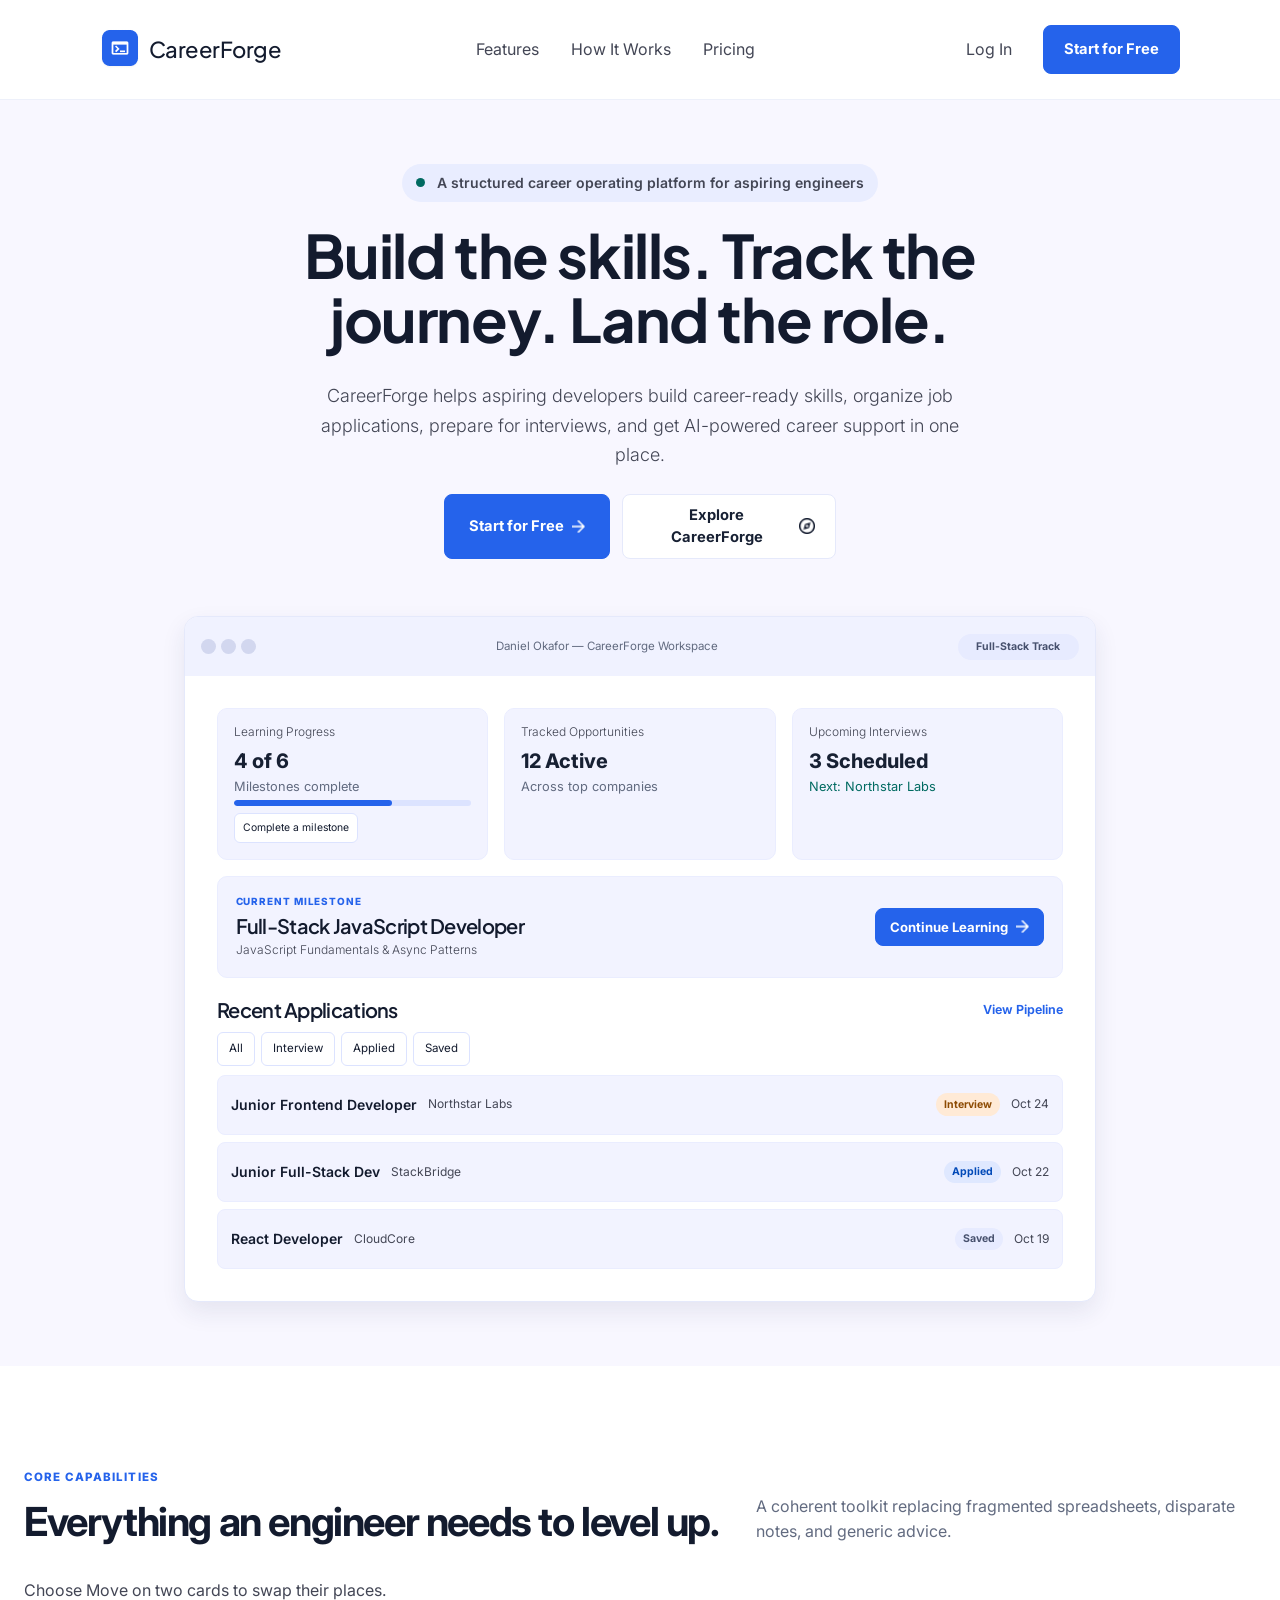
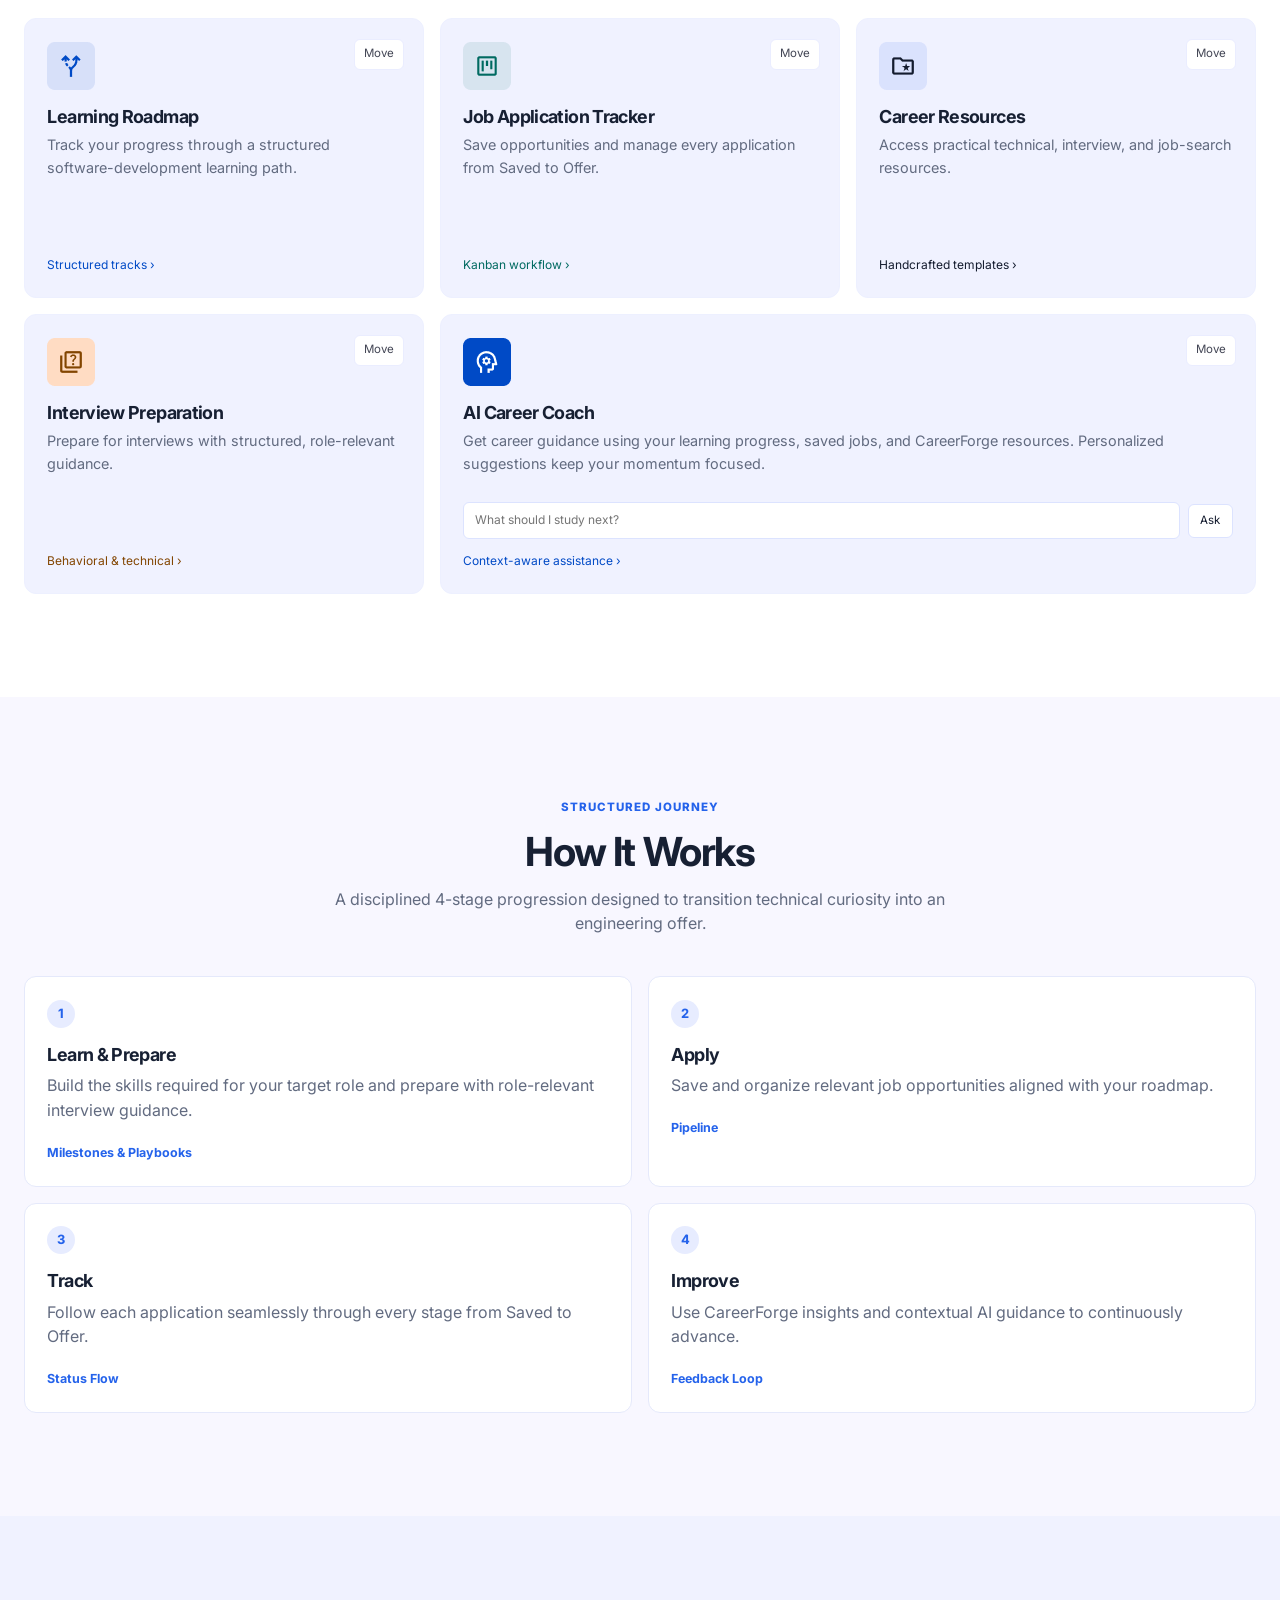
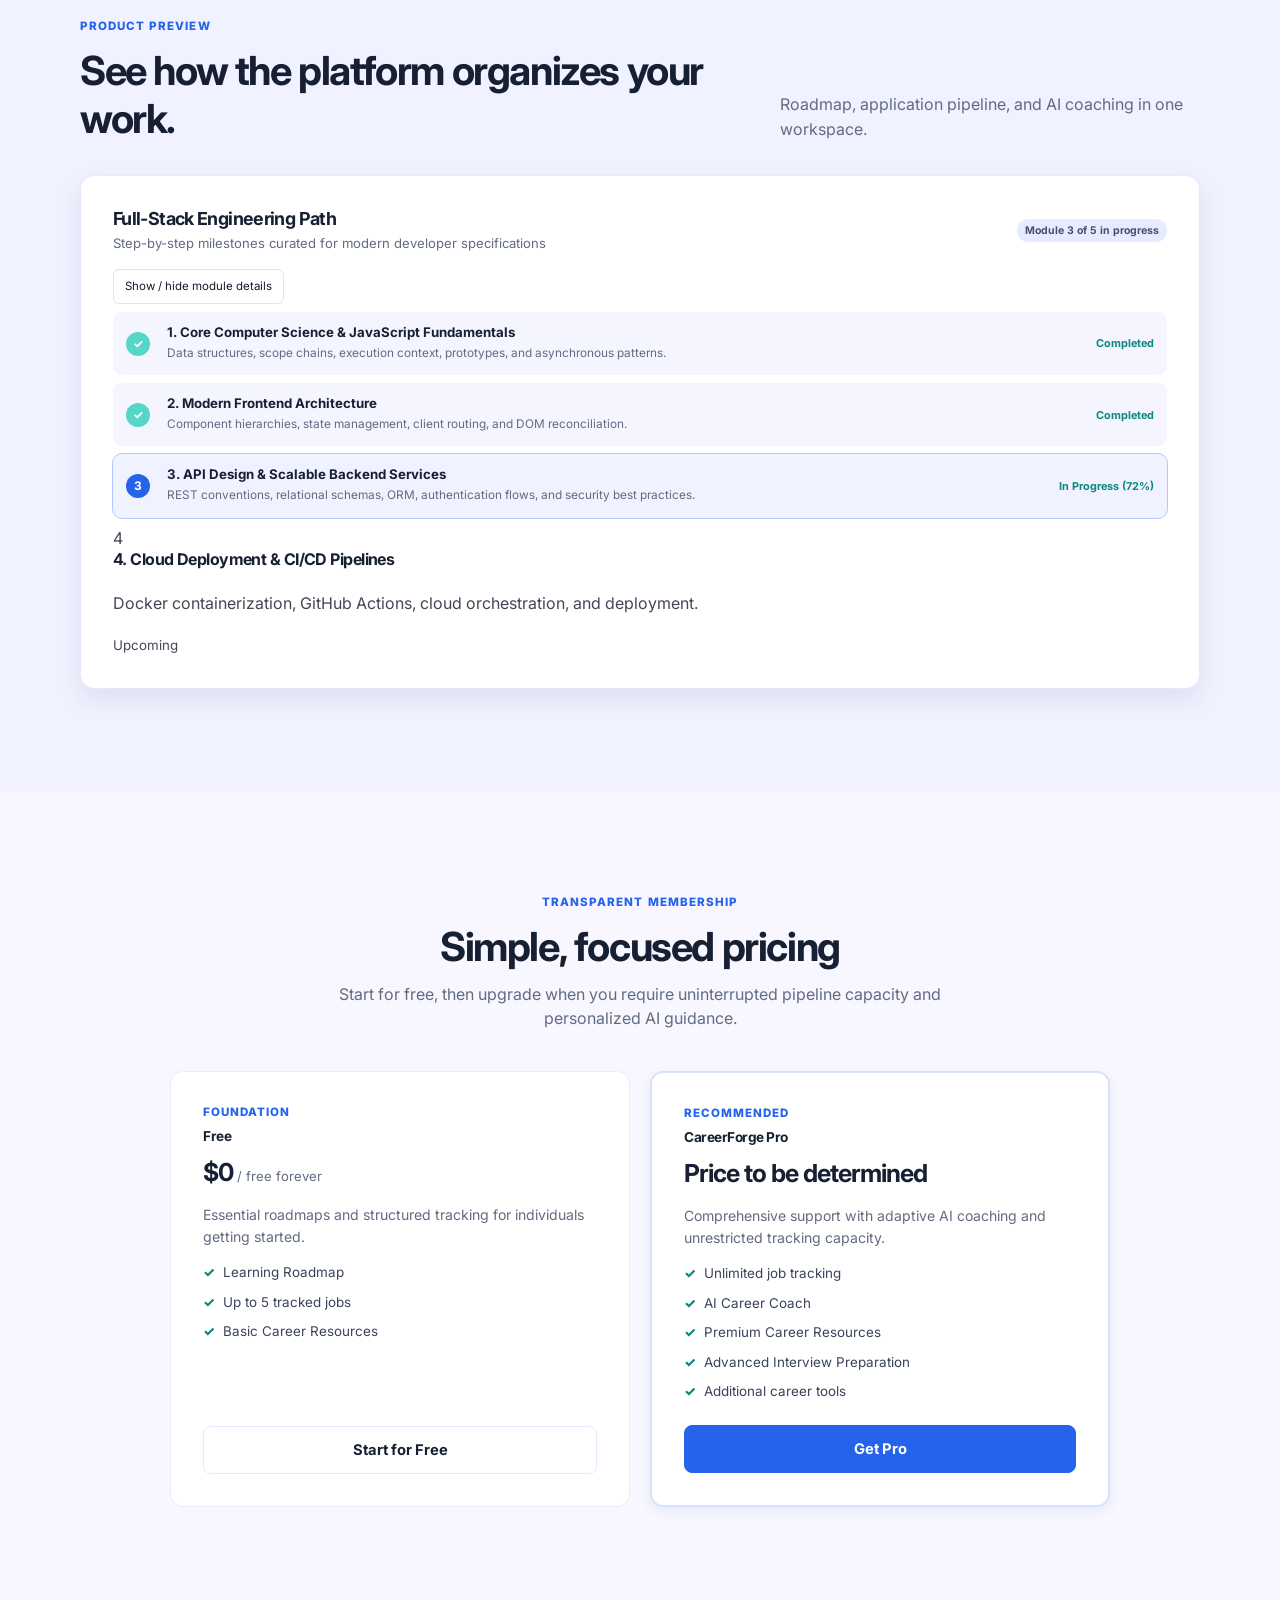
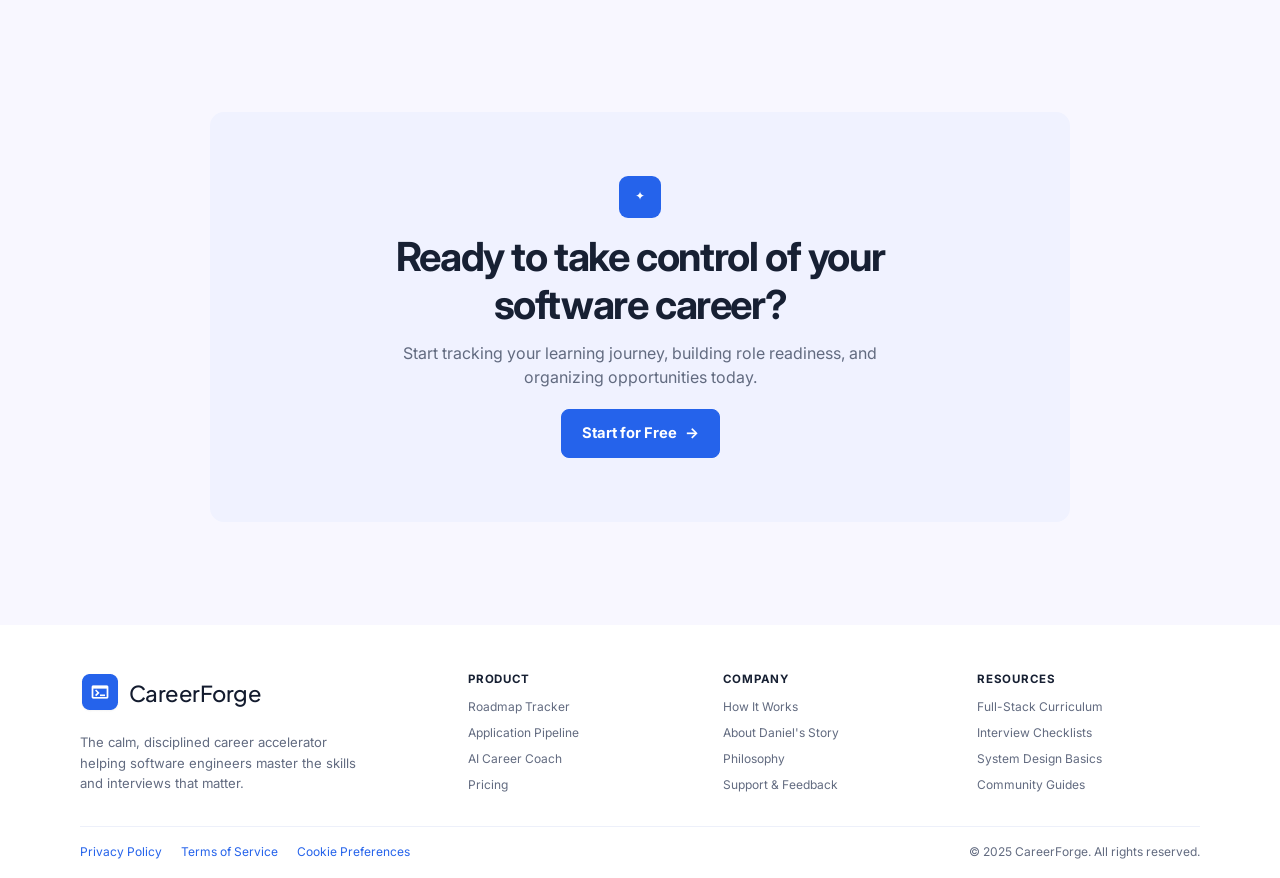
<file: index.html>
<!doctype html>
<html lang="en">
  <head>
    <meta charset="utf-8" />
    <meta name="viewport" content="width=device-width, initial-scale=1" />
    <meta
      name="description"
      content="Build software skills, organize job applications, and prepare for interviews with CareerForge."
    />
    <title>CareerForge | Homepage</title>
    <link rel="icon" href="assets/logo/logo-main.png" type="image/png" />
    <link rel="preconnect" href="https://fonts.googleapis.com" />
    <link rel="preconnect" href="https://fonts.gstatic.com" crossorigin />
    <link href="https://fonts.googleapis.com/css2?family=Inter:wght@300;400;600&family=Plus+Jakarta+Sans:wght@500;600;700&display=swap" rel="stylesheet" />
    <link rel="stylesheet" href="styles.css" />
    <link rel="stylesheet" href="basic-js-addendums.css" />
    <link rel="stylesheet" href="sunday-class.css" />
  </head>
  <body>
    <a class="skip-link" href="#main-content">Skip to content</a>

    <header class="site-header">
      <div class="site-header__inner">
        <a class="brand" href="index.html" aria-label="CareerForge home">
          <img class="brand__icon" src="assets/logo/logo-main.png" alt="" width="40" height="40" />
          <span class="brand__name">CareerForge</span>
        </a>

        <nav class="primary-nav" aria-label="Main navigation">
          <a href="#capabilities">Features</a>
          <a href="#how-it-works">How It Works</a>
          <a href="pricing.html">Pricing</a>
        </nav>

        <div class="site-header__actions">
          <a class="text-link" href="#sign-in">Log In</a>
          <a class="button" href="#get-started">Start for Free</a>
        </div>
      </div>
    </header>

    <main id="main-content">
      <section class="hero section section--tint" aria-labelledby="hero-title">
        <div class="container hero__content">
          <p class="eyebrow hero__eyebrow"><span class="hero__eyebrow-dot" aria-hidden="true"></span><span>A structured career operating platform for aspiring engineers</span></p>
          <h1 id="hero-title">Build the skills. Track the journey. Land the role.</h1>
          <p class="hero__intro">
            CareerForge helps aspiring developers build career-ready skills, organize job
            applications, prepare for interviews, and get AI-powered career support in one place.
          </p>
          <div class="button-row">
            <a class="button hero-button--primary" href="#get-started">Start for Free <img class="hero-button__icon" src="assets/icons/arrowright.png" width="13" height="13" alt="" aria-hidden="true" /></a>
            <a class="button button--secondary hero-button--secondary" href="#capabilities">Explore CareerForge <img class="hero-button__icon" src="assets/icons/compass.png" width="16" height="16" alt="" aria-hidden="true" /></a>
          </div>

          <section class="workspace-preview" aria-label="CareerForge workspace preview">
            <div class="workspace-preview__bar">
              <span class="window-dots" aria-hidden="true"><i></i><i></i><i></i></span>
              <span>Daniel Okafor — CareerForge Workspace</span>
              <span class="pill">Full-Stack Track</span>
            </div>
            <div class="workspace-preview__body">
              <div class="metric-grid">
                <article class="metric-card">
                  <h2>Learning Progress</h2><p class="metric-card__value" id="learning-progress-value">4 of 6</p>
                  <p>Milestones complete</p><div class="progress"><span id="learning-progress-bar" data-progress="4"></span></div>
                  <button class="class-control class-control--small" id="complete-milestone" type="button">Complete a milestone</button>
                </article>
                <article class="metric-card">
                  <h2>Tracked Opportunities</h2><p class="metric-card__value">12 Active</p>
                  <p>Across top companies</p>
                </article>
                <article class="metric-card">
                  <h2>Upcoming Interviews</h2><p class="metric-card__value">3 Scheduled</p>
                  <p class="metric-card__next">Next: Northstar Labs</p>
                </article>
              </div>
              <article class="current-milestone">
                <div><p class="eyebrow">Current milestone</p><h2>Full-Stack JavaScript Developer</h2><p>JavaScript Fundamentals &amp; Async Patterns</p></div>
                <a class="button button--small" href="#get-started">Continue Learning <img class="hero-button__icon" src="assets/icons/arrowright.png" width="13" height="13" alt="" aria-hidden="true" /></a>
              </article>
              <div class="application-preview">
                <div class="section-heading section-heading--compact"><h2>Recent Applications</h2><a href="#get-started">View Pipeline</a></div>
                <div class="application-filters" role="group" aria-label="Filter applications">
                  <button class="class-control application-filter" type="button" data-filter="all">All</button>
                  <button class="class-control application-filter" type="button" data-filter="interview">Interview</button>
                  <button class="class-control application-filter" type="button" data-filter="applied">Applied</button>
                  <button class="class-control application-filter" type="button" data-filter="saved">Saved</button>
                </div>
                <ul class="application-list">
                  <li data-status="interview"><strong>Junior Frontend Developer</strong><span>Northstar Labs</span><span class="status status--interview">Interview</span><time datetime="2025-10-24">Oct 24</time></li>
                  <li data-status="applied"><strong>Junior Full-Stack Dev</strong><span>StackBridge</span><span class="status status--applied">Applied</span><time datetime="2025-10-22">Oct 22</time></li>
                  <li data-status="saved"><strong>React Developer</strong><span>CloudCore</span><span class="status status--saved">Saved</span><time datetime="2025-10-19">Oct 19</time></li>
                </ul>
              </div>
            </div>
          </section>
        </div>
      </section>

      <section class="section" id="capabilities" aria-labelledby="capabilities-title">
        <div class="container">
          <div class="section-heading">
            <div><p class="eyebrow">Core capabilities</p><h2 id="capabilities-title">Everything an engineer needs to level up.</h2></div>
            <p>A coherent toolkit replacing fragmented spreadsheets, disparate notes, and generic advice.</p>
          </div>
          <p class="card-move-instructions">Choose Move on two cards to swap their places.</p>
          <div class="capability-grid">
            <article class="feature-card feature-card--roadmap" data-position="1">
              <button class="feature-card__move" type="button" aria-label="Select Learning Roadmap to move">Move</button>
              <img class="feature-card__icon" src="assets/icons/learning-roadmap.png" width="48" height="48" alt="" aria-hidden="true" />
              <h3>Learning Roadmap</h3>
              <p>Track your progress through a structured software-development learning path.</p>
              <a href="#how-it-works">Structured tracks <span aria-hidden="true">›</span></a>
            </article>
            <article class="feature-card feature-card--jobs" data-position="2">
              <button class="feature-card__move" type="button" aria-label="Select Job Application Tracker to move">Move</button>
              <img class="feature-card__icon" src="assets/icons/job-app.png" width="48" height="48" alt="" aria-hidden="true" />
              <h3>Job Application Tracker</h3>
              <p>Save opportunities and manage every application from Saved to Offer.</p>
              <a href="#how-it-works">Kanban workflow <span aria-hidden="true">›</span></a>
            </article>
            <article class="feature-card feature-card--resources" data-position="3">
              <button class="feature-card__move" type="button" aria-label="Select Career Resources to move">Move</button>
              <img class="feature-card__icon" src="assets/icons/career-resources.png" width="48" height="48" alt="" aria-hidden="true" />
              <h3>Career Resources</h3>
              <p>Access practical technical, interview, and job-search resources.</p>
              <a href="#how-it-works">Handcrafted templates <span aria-hidden="true">›</span></a>
            </article>
            <article class="feature-card feature-card--interview" data-position="4">
              <button class="feature-card__move" type="button" aria-label="Select Interview Preparation to move">Move</button>
              <img class="feature-card__icon" src="assets/icons/interview-prep.png" width="48" height="48" alt="" aria-hidden="true" />
              <h3>Interview Preparation</h3>
              <p>Prepare for interviews with structured, role-relevant guidance.</p>
              <a href="#how-it-works">Behavioral &amp; technical <span aria-hidden="true">›</span></a>
            </article>
            <article class="feature-card feature-card--wide feature-card--coach" data-position="5">
              <button class="feature-card__move" type="button" aria-label="Select AI Career Coach to move">Move</button>
              <img class="feature-card__icon" src="assets/icons/ai-career-coach.png" width="48" height="48" alt="" aria-hidden="true" />
              <h3>AI Career Coach</h3>
              <p>Get career guidance using your learning progress, saved jobs, and CareerForge resources. Personalized suggestions keep your momentum focused.</p>
              <form class="coach-demo-form" id="coach-demo-form">
                <label class="visually-hidden" for="coach-question">Ask the AI Career Coach a question</label>
                <input id="coach-question" type="text" placeholder="What should I study next?" />
                <button class="class-control" type="submit">Ask</button>
              </form>
              <p class="coach-demo-reply is-hidden" id="coach-demo-reply" aria-live="polite"></p>
              <a href="#how-it-works">Context-aware assistance <span aria-hidden="true">›</span></a>
            </article>
          </div>
        </div>
      </section>

      <section class="section section--tint" id="how-it-works" aria-labelledby="how-title">
        <div class="container">
          <div class="section-title"><p class="eyebrow">Structured journey</p><h2 id="how-title">How It Works</h2><p>A disciplined 4-stage progression designed to transition technical curiosity into an engineering offer.</p></div>
          <ol class="steps-grid">
            <li><span class="step-number">1</span><h3>Learn &amp; Prepare</h3><p>Build the skills required for your target role and prepare with role-relevant interview guidance.</p><a href="#get-started">Milestones &amp; Playbooks</a></li>
            <li><span class="step-number">2</span><h3>Apply</h3><p>Save and organize relevant job opportunities aligned with your roadmap.</p><a href="#get-started">Pipeline</a></li>
            <li><span class="step-number">3</span><h3>Track</h3><p>Follow each application seamlessly through every stage from Saved to Offer.</p><a href="#get-started">Status Flow</a></li>
            <li><span class="step-number">4</span><h3>Improve</h3><p>Use CareerForge insights and contextual AI guidance to continuously advance.</p><a href="#get-started">Feedback Loop</a></li>
          </ol>
        </div>
      </section>

      <section class="section section--soft" aria-labelledby="preview-title">
        <div class="container">
          <div class="section-heading"><div><p class="eyebrow">Product preview</p><h2 id="preview-title">See how the platform organizes your work.</h2></div><p>Roadmap, application pipeline, and AI coaching in one workspace.</p></div>
          <article class="roadmap-preview">
            <div class="roadmap-preview__heading"><div><h3>Full-Stack Engineering Path</h3><p>Step-by-step milestones curated for modern developer specifications</p></div><span class="pill">Module 3 of 5 in progress</span></div>
            <button class="class-control" id="toggle-roadmap-details" type="button">Show / hide module details</button>
            <p class="roadmap-details is-hidden" id="roadmap-details">This milestone focuses on API design, database relationships, authentication, and secure backend patterns.</p>
            <ol class="milestone-list">
              <li class="milestone milestone--complete"><span aria-hidden="true">✓</span><div><h4>1. Core Computer Science &amp; JavaScript Fundamentals</h4><p>Data structures, scope chains, execution context, prototypes, and asynchronous patterns.</p></div><small>Completed</small></li>
              <li class="milestone milestone--complete"><span aria-hidden="true">✓</span><div><h4>2. Modern Frontend Architecture</h4><p>Component hierarchies, state management, client routing, and DOM reconciliation.</p></div><small>Completed</small></li>
              <li class="milestone milestone--current"><span aria-hidden="true">3</span><div><h4>3. API Design &amp; Scalable Backend Services</h4><p>REST conventions, relational schemas, ORM, authentication flows, and security best practices.</p></div><small>In Progress (72%)</small></li>
              <li><span aria-hidden="true">4</span><div><h4>4. Cloud Deployment &amp; CI/CD Pipelines</h4><p>Docker containerization, GitHub Actions, cloud orchestration, and deployment.</p></div><small>Upcoming</small></li>
            </ol>
          </article>
        </div>
      </section>

      <section class="section" aria-labelledby="home-pricing-title">
        <div class="container">
          <div class="section-title"><p class="eyebrow">Transparent membership</p><h2 id="home-pricing-title">Simple, focused pricing</h2><p>Start for free, then upgrade when you require uninterrupted pipeline capacity and personalized AI guidance.</p></div>
          <div class="plan-grid">
            <article class="plan-card"><p class="eyebrow">Foundation</p><h3>Free</h3><p class="plan-price"><strong>$0</strong> / free forever</p><p>Essential roadmaps and structured tracking for individuals getting started.</p><ul><li>Learning Roadmap</li><li>Up to 5 tracked jobs</li><li>Basic Career Resources</li></ul><a class="button button--secondary" href="#get-started">Start for Free</a></article>
            <article class="plan-card plan-card--featured"><p class="eyebrow">Recommended</p><h3>CareerForge Pro</h3><p class="plan-price"><strong>Price to be determined</strong></p><p>Comprehensive support with adaptive AI coaching and unrestricted tracking capacity.</p><ul><li>Unlimited job tracking</li><li>AI Career Coach</li><li>Premium Career Resources</li><li>Advanced Interview Preparation</li><li>Additional career tools</li></ul><a class="button" href="#get-started">Get Pro</a></article>
          </div>
        </div>
      </section>

      <section class="section section--tint" id="get-started" aria-labelledby="home-cta-title">
        <div class="container cta-panel"><span class="brand__mark" aria-hidden="true">✦</span><h2 id="home-cta-title">Ready to take control of your software career?</h2><p>Start tracking your learning journey, building role readiness, and organizing opportunities today.</p><a class="button" href="#sign-up">Start for Free <span aria-hidden="true">→</span></a></div>
      </section>
    </main>

    <footer class="site-footer">
      <div class="container footer-main">
        <div class="footer-brand"><a class="brand" href="index.html"><img class="brand__icon" src="assets/logo/logo-main.png" alt="" width="40" height="40" /><span class="brand__name">CareerForge</span></a><p>The calm, disciplined career accelerator helping software engineers master the skills and interviews that matter.</p></div>
        <nav class="footer-nav" aria-label="Product"><h2>Product</h2><a href="#capabilities">Roadmap Tracker</a><a href="#capabilities">Application Pipeline</a><a href="#capabilities">AI Career Coach</a><a href="pricing.html">Pricing</a></nav>
        <nav class="footer-nav" aria-label="Company"><h2>Company</h2><a href="#how-it-works">How It Works</a><a href="#about">About Daniel's Story</a><a href="#about">Philosophy</a><a href="#support">Support &amp; Feedback</a></nav>
        <nav class="footer-nav" aria-label="Resources"><h2>Resources</h2><a href="#resources">Full-Stack Curriculum</a><a href="#resources">Interview Checklists</a><a href="#resources">System Design Basics</a><a href="#resources">Community Guides</a></nav>
      </div>
      <div class="container footer-legal"><nav aria-label="Legal"><a href="#privacy">Privacy Policy</a><a href="#terms">Terms of Service</a><a href="#cookies">Cookie Preferences</a></nav><small>© 2025 CareerForge. All rights reserved.</small></div>
    </footer>
    <script src="site-interactions.js" defer></script>
    <script src="saturday-class.js" defer></script>
    <script src="sunday-class.js" defer></script>
  </body>
</html>
</file>
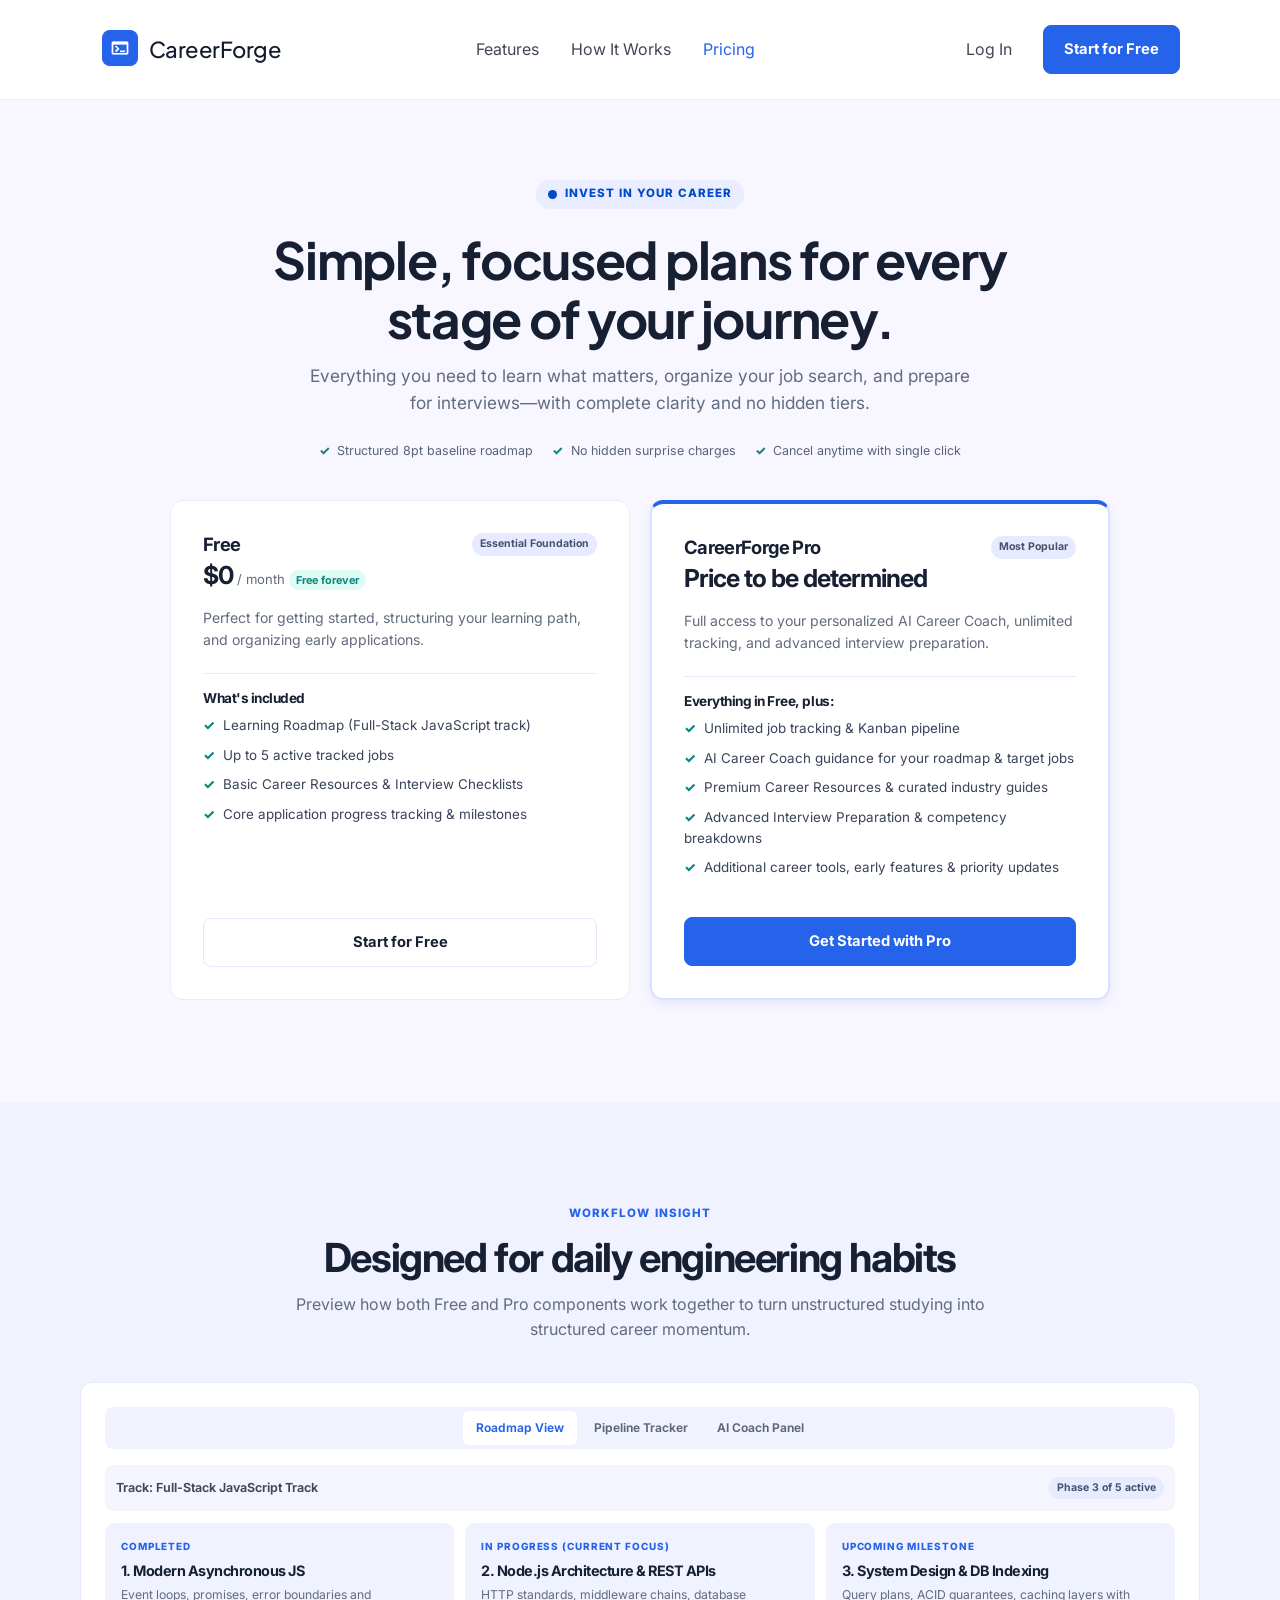
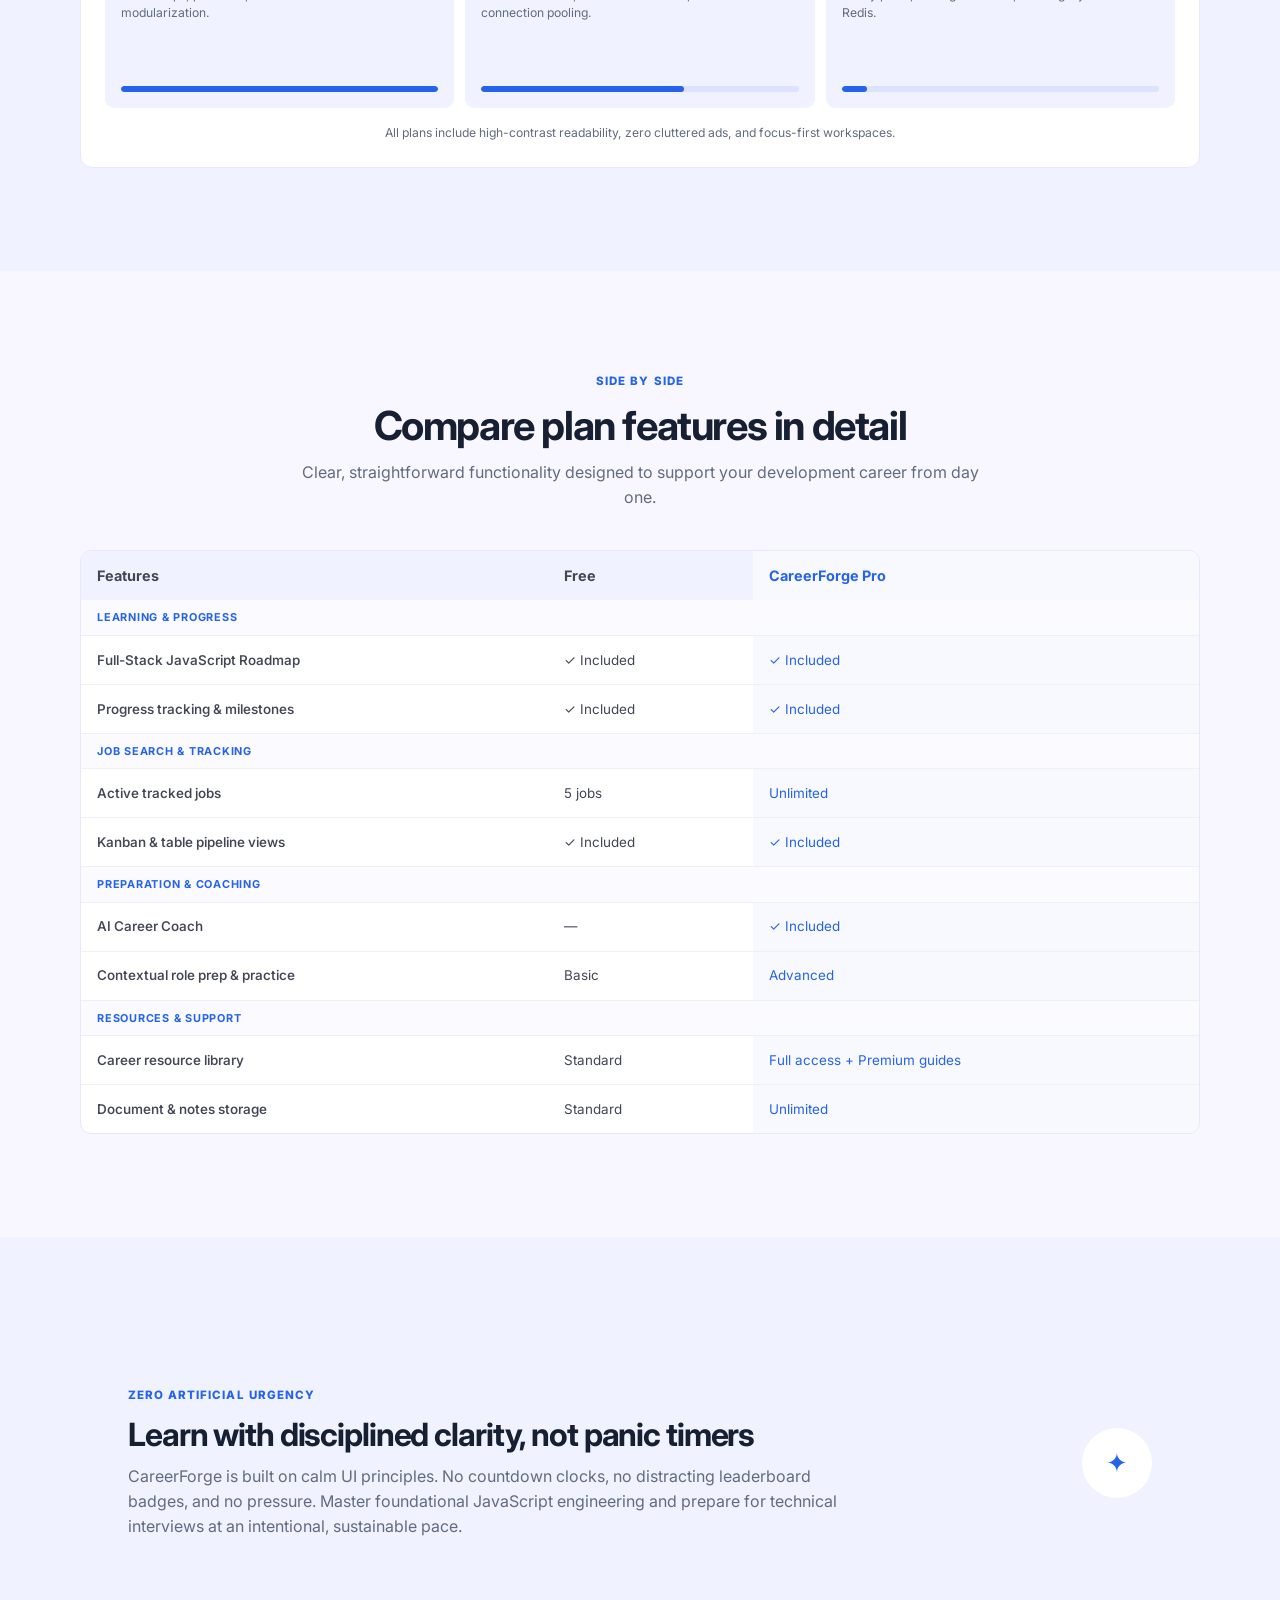
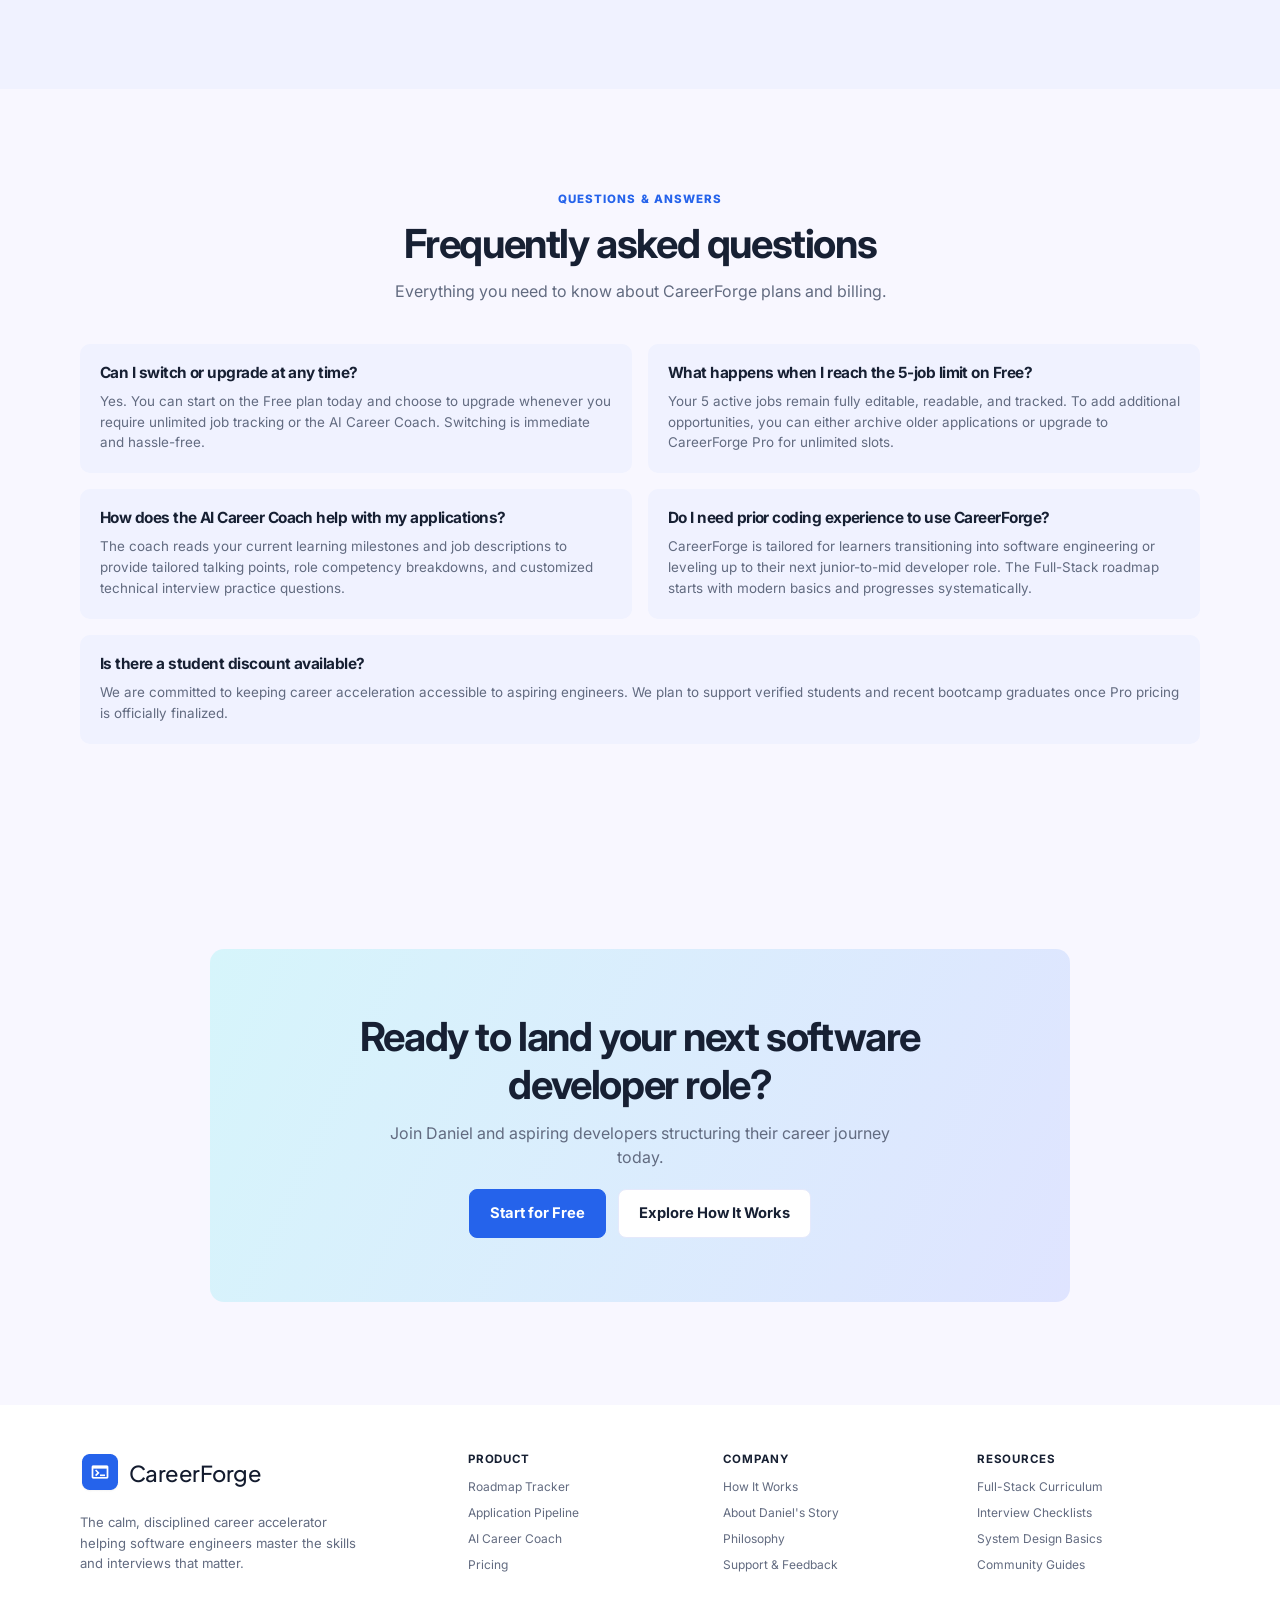
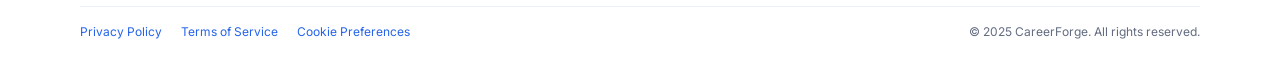
<file: pricing.html>
<!doctype html>
<html lang="en">
  <head>
    <meta charset="utf-8" />
    <meta name="viewport" content="width=device-width, initial-scale=1" />
    <meta name="description" content="Compare CareerForge plans and choose a focused path for your software career." />
    <title>CareerForge | Pricing</title>
    <link rel="icon" href="assets/logo/logo-main.png" type="image/png" />
    <link rel="preconnect" href="https://fonts.googleapis.com" />
    <link rel="preconnect" href="https://fonts.gstatic.com" crossorigin />
    <link href="https://fonts.googleapis.com/css2?family=Inter:wght@300;400;600&family=Plus+Jakarta+Sans:wght@500;600;700&display=swap" rel="stylesheet" />
    <link rel="stylesheet" href="styles.css" />
    <link rel="stylesheet" href="basic-js-addendums.css" />
  </head>
  <body>
    <a class="skip-link" href="#main-content">Skip to content</a>

    <header class="site-header">
      <div class="site-header__inner">
        <a class="brand" href="index.html" aria-label="CareerForge home"><img class="brand__icon" src="assets/logo/logo-main.png" alt="" width="40" height="40" /><span class="brand__name">CareerForge</span></a>
        <nav class="primary-nav" aria-label="Main navigation"><a href="index.html#capabilities">Features</a><a href="index.html#how-it-works">How It Works</a><a href="pricing.html" aria-current="page">Pricing</a></nav>
        <div class="site-header__actions"><a class="text-link" href="#sign-in">Log In</a><a class="button" href="#get-started">Start for Free</a></div>
      </div>
    </header>

    <main id="main-content">
      <section class="pricing-hero section section--tint" aria-labelledby="pricing-title">
        <div class="container">
          <p class="eyebrow pricing-hero__eyebrow">Invest in your career</p>
          <h1 id="pricing-title">Simple, focused plans for every stage of your journey.</h1>
          <p>Everything you need to learn what matters, organize your job search, and prepare for interviews—with complete clarity and no hidden tiers.</p>
          <ul class="trust-list"><li>Structured 8pt baseline roadmap</li><li>No hidden surprise charges</li><li>Cancel anytime with single click</li></ul>
          <div class="plan-grid">
            <article class="plan-card"><div class="plan-card__top"><h2>Free</h2><span class="pill">Essential Foundation</span></div><p class="plan-price"><strong>$0</strong> / month <span>Free forever</span></p><p>Perfect for getting started, structuring your learning path, and organizing early applications.</p><hr /><h3>What's included</h3><ul><li>Learning Roadmap (Full-Stack JavaScript track)</li><li>Up to 5 active tracked jobs</li><li>Basic Career Resources &amp; Interview Checklists</li><li>Core application progress tracking &amp; milestones</li></ul><a class="button button--secondary" href="#get-started">Start for Free</a></article>
            <article class="plan-card plan-card--featured"><div class="plan-card__top"><h2>CareerForge Pro</h2><span class="pill">Most Popular</span></div><p class="plan-price"><strong>Price to be determined</strong></p><p>Full access to your personalized AI Career Coach, unlimited tracking, and advanced interview preparation.</p><hr /><h3>Everything in Free, plus:</h3><ul><li>Unlimited job tracking &amp; Kanban pipeline</li><li>AI Career Coach guidance for your roadmap &amp; target jobs</li><li>Premium Career Resources &amp; curated industry guides</li><li>Advanced Interview Preparation &amp; competency breakdowns</li><li>Additional career tools, early features &amp; priority updates</li></ul><a class="button" href="#get-started">Get Started with Pro</a></article>
          </div>
        </div>
      </section>

      <section class="section section--soft" aria-labelledby="workflow-title">
        <div class="container">
          <div class="section-title"><p class="eyebrow">Workflow insight</p><h2 id="workflow-title">Designed for daily engineering habits</h2><p>Preview how both Free and Pro components work together to turn unstructured studying into structured career momentum.</p></div>
          <article class="workflow-preview">
            <div class="workflow-preview__tabs" aria-label="Workspace areas"><span aria-current="page">Roadmap View</span><span>Pipeline Tracker</span><span>AI Coach Panel</span></div>
            <div class="track-summary"><span>Track: Full-Stack JavaScript Track</span><span class="pill">Phase 3 of 5 active</span></div>
            <div class="workflow-cards">
              <article><p class="eyebrow">Completed</p><h3>1. Modern Asynchronous JS</h3><p>Event loops, promises, error boundaries and modularization.</p><div class="progress"><span style="width: 100%"></span></div></article>
              <article><p class="eyebrow">In Progress (Current Focus)</p><h3>2. Node.js Architecture &amp; REST APIs</h3><p>HTTP standards, middleware chains, database connection pooling.</p><div class="progress"><span style="width: 64%"></span></div></article>
              <article><p class="eyebrow">Upcoming Milestone</p><h3>3. System Design &amp; DB Indexing</h3><p>Query plans, ACID guarantees, caching layers with Redis.</p><div class="progress"><span style="width: 8%"></span></div></article>
            </div>
            <p class="workflow-caption">All plans include high-contrast readability, zero cluttered ads, and focus-first workspaces.</p>
          </article>
        </div>
      </section>

      <section class="section" aria-labelledby="comparison-title">
        <div class="container">
          <div class="section-title"><p class="eyebrow">Side by side</p><h2 id="comparison-title">Compare plan features in detail</h2><p>Clear, straightforward functionality designed to support your development career from day one.</p></div>
          <div class="table-wrap">
            <table class="comparison-table">
              <caption class="visually-hidden">Features included in Free and CareerForge Pro plans</caption>
              <thead><tr><th scope="col">Features</th><th scope="col">Free</th><th scope="col">CareerForge Pro</th></tr></thead>
              <tbody>
                <tr class="table-category"><th colspan="3" scope="colgroup">Learning &amp; progress</th></tr>
                <tr><th scope="row">Full-Stack JavaScript Roadmap</th><td>✓ Included</td><td>✓ Included</td></tr>
                <tr><th scope="row">Progress tracking &amp; milestones</th><td>✓ Included</td><td>✓ Included</td></tr>
                <tr class="table-category"><th colspan="3" scope="colgroup">Job search &amp; tracking</th></tr>
                <tr><th scope="row">Active tracked jobs</th><td>5 jobs</td><td>Unlimited</td></tr>
                <tr><th scope="row">Kanban &amp; table pipeline views</th><td>✓ Included</td><td>✓ Included</td></tr>
                <tr class="table-category"><th colspan="3" scope="colgroup">Preparation &amp; coaching</th></tr>
                <tr><th scope="row">AI Career Coach</th><td>—</td><td>✓ Included</td></tr>
                <tr><th scope="row">Contextual role prep &amp; practice</th><td>Basic</td><td>Advanced</td></tr>
                <tr class="table-category"><th colspan="3" scope="colgroup">Resources &amp; support</th></tr>
                <tr><th scope="row">Career resource library</th><td>Standard</td><td>Full access + Premium guides</td></tr>
                <tr><th scope="row">Document &amp; notes storage</th><td>Standard</td><td>Unlimited</td></tr>
              </tbody>
            </table>
          </div>
        </div>
      </section>

      <section class="section section--soft" aria-labelledby="philosophy-title">
        <div class="container philosophy-panel"><div><p class="eyebrow">Zero artificial urgency</p><h2 id="philosophy-title">Learn with disciplined clarity, not panic timers</h2><p>CareerForge is built on calm UI principles. No countdown clocks, no distracting leaderboard badges, and no pressure. Master foundational JavaScript engineering and prepare for technical interviews at an intentional, sustainable pace.</p></div><span class="philosophy-panel__icon" aria-hidden="true">✦</span></div>
      </section>

      <section class="section" aria-labelledby="faq-title">
        <div class="container">
          <div class="section-title"><p class="eyebrow">Questions &amp; answers</p><h2 id="faq-title">Frequently asked questions</h2><p>Everything you need to know about CareerForge plans and billing.</p></div>
          <div class="faq-grid">
            <article class="faq-card"><h3>Can I switch or upgrade at any time?</h3><p>Yes. You can start on the Free plan today and choose to upgrade whenever you require unlimited job tracking or the AI Career Coach. Switching is immediate and hassle-free.</p></article>
            <article class="faq-card"><h3>What happens when I reach the 5-job limit on Free?</h3><p>Your 5 active jobs remain fully editable, readable, and tracked. To add additional opportunities, you can either archive older applications or upgrade to CareerForge Pro for unlimited slots.</p></article>
            <article class="faq-card"><h3>How does the AI Career Coach help with my applications?</h3><p>The coach reads your current learning milestones and job descriptions to provide tailored talking points, role competency breakdowns, and customized technical interview practice questions.</p></article>
            <article class="faq-card"><h3>Do I need prior coding experience to use CareerForge?</h3><p>CareerForge is tailored for learners transitioning into software engineering or leveling up to their next junior-to-mid developer role. The Full-Stack roadmap starts with modern basics and progresses systematically.</p></article>
            <article class="faq-card faq-card--wide"><h3>Is there a student discount available?</h3><p>We are committed to keeping career acceleration accessible to aspiring engineers. We plan to support verified students and recent bootcamp graduates once Pro pricing is officially finalized.</p></article>
          </div>
        </div>
      </section>

      <section class="section section--tint" id="get-started" aria-labelledby="pricing-cta-title">
        <div class="container cta-panel cta-panel--gradient"><h2 id="pricing-cta-title">Ready to land your next software developer role?</h2><p>Join Daniel and aspiring developers structuring their career journey today.</p><div class="button-row"><a class="button" href="#sign-up">Start for Free</a><a class="button button--secondary" href="index.html#how-it-works">Explore How It Works</a></div></div>
      </section>
    </main>

    <footer class="site-footer">
      <div class="container footer-main">
        <div class="footer-brand"><a class="brand" href="index.html"><img class="brand__icon" src="assets/logo/logo-main.png" alt="" width="40" height="40" /><span class="brand__name">CareerForge</span></a><p>The calm, disciplined career accelerator helping software engineers master the skills and interviews that matter.</p></div>
        <nav class="footer-nav" aria-label="Product"><h2>Product</h2><a href="index.html#capabilities">Roadmap Tracker</a><a href="index.html#capabilities">Application Pipeline</a><a href="index.html#capabilities">AI Career Coach</a><a href="pricing.html">Pricing</a></nav>
        <nav class="footer-nav" aria-label="Company"><h2>Company</h2><a href="index.html#how-it-works">How It Works</a><a href="#about">About Daniel's Story</a><a href="#philosophy-title">Philosophy</a><a href="#support">Support &amp; Feedback</a></nav>
        <nav class="footer-nav" aria-label="Resources"><h2>Resources</h2><a href="#resources">Full-Stack Curriculum</a><a href="#resources">Interview Checklists</a><a href="#resources">System Design Basics</a><a href="#resources">Community Guides</a></nav>
      </div>
      <div class="container footer-legal"><nav aria-label="Legal"><a href="#privacy">Privacy Policy</a><a href="#terms">Terms of Service</a><a href="#cookies">Cookie Preferences</a></nav><small>© 2025 CareerForge. All rights reserved.</small></div>
    </footer>
    <script src="site-interactions.js" defer></script>
  </body>
</html>
</file>
<file: styles.css>
:root {
  color-scheme: light;
  --ink: #172033;
  --body-text: #434655;
  --muted: #626b80;
  --blue: #2563EB;
  --blue-bright: #2563EB;
  --teal: #0b877d;
  --line: #e5e9fb;
  --surface: #ffffff;
  --wash: #f8f7ff;
  --soft: #f0f2ff;
  --shadow: 0 10px 24px rgb(28 43 87 / 9%);
  font-family: Inter, "Segoe UI", Arial, sans-serif;
  color: var(--ink);
  background: var(--wash);
  font-synthesis: none;
  text-rendering: optimizeLegibility;
}

* {
  box-sizing: border-box;
}
html {
  scroll-behavior: smooth;
}
body {
  min-width: 320px;
  margin: 0;
  line-height: 1.55;
  color: var(--body-text);
}
a {
  color: var(--blue);
  text-decoration: none;
}
a:hover {
  text-decoration: underline;
}
button,
a {
  -webkit-tap-highlight-color: transparent;
}
h1,
h2,
h3,
h4,
p {
  margin-top: 0;
}
h1,
h2,
h3,
h4 {
  line-height: 1.2;
  letter-spacing: -0.035em;
  color: var(--ink);
}
h1 {
  font-family: "Plus Jakarta Sans", "Segoe UI", sans-serif;
  font-size: clamp(2.25rem, 4vw, 3.5rem);
  line-height: 1.14;
  letter-spacing: -0.025em;
  font-weight: 700;
}
.hero h1 {
  color: #131b2e;
  font-family: "Plus Jakarta Sans", "Segoe UI", sans-serif;
  font-size: 60px;
  font-weight: 700;
  line-height: 64px;
  letter-spacing: -1.4px;
}
h2 {
  font-size: clamp(1.65rem, 3.4vw, 2.5rem);
}
h3 {
  font-size: 1.12rem;
}
.container {
  width: min(1120px, calc(100% - 48px));
  margin-inline: auto;
}
.section {
  padding: clamp(3.5rem, 8vw, 6.5rem) 0;
}
.section--tint {
  background: var(--wash);
}
.section--soft {
  background: #f0f2ff;
}
#capabilities {
  background: #ffffff;
}
#capabilities-title {
  color: #131b2e;
  white-space: nowrap;
}
#capabilities > .container,
#how-it-works > .container {
  width: min(1280px, calc(100% - 48px));
}
#capabilities .section-heading > p {
  max-width: 500px;
}
.skip-link {
  position: absolute;
  z-index: 10;
  top: 8px;
  left: 8px;
  padding: 10px 14px;
  color: #fff;
  background: var(--blue);
  transform: translateY(-150%);
}
.skip-link:focus {
  transform: translateY(0);
}

.site-header__inner {
  width: 100%;
  min-height: 72px;
  margin-inline: auto;
  padding: 25px 100px;
  display: flex;
  align-items: center;
  justify-content: space-between;
  gap: 2rem;
}
.brand {
  display: inline-flex;
  align-items: center;
  gap: 0.55rem;
  color: var(--ink);
  white-space: nowrap;
}
.brand:hover {
  text-decoration: none;
}
.brand__name {
  font-family: "Plus Jakarta Sans", "Segoe UI", sans-serif;
  font-size: 22px;
  line-height: 28px;
  font-weight: 500;
  letter-spacing: -0.5px;
  color: #131b2e;
}
.brand__icon {
  display: block;
  width: 40px;
  height: 40px;
  flex: 0 0 auto;
  object-fit: contain;
}
.brand__mark {
  display: inline-grid;
  place-items: center;
  width: 32px;
  height: 32px;
  border-radius: 9px;
  color: #fff;
  background: var(--blue);
  font-size: 0.72rem;
  font-weight: 800;
  letter-spacing: -0.02em;
}
.primary-nav,
.site-header__actions {
  display: flex;
  align-items: center;
  gap: 15px;
}
.primary-nav {
  gap: 32px;
}
.primary-nav a,
.text-link {
  color: #434655;
  font-size: 16px;
  font-weight: 400;
}
.primary-nav a {
  transition: color 180ms ease;
}
.primary-nav a:hover,
.site-header__actions .text-link:hover {
  color: var(--blue);
  text-decoration: underline;
  text-decoration-color: currentColor;
  text-decoration-thickness: auto;
  text-underline-offset: auto;
}
.site-header__actions .text-link {
  display: inline-flex;
  width: max-content;
  height: 36px;
  align-items: center;
  justify-content: center;
  padding: 10px 16px;
  border-radius: 8px;
  line-height: 16px;
  white-space: nowrap;
}
.primary-nav a[aria-current="page"] {
  color: var(--blue);
}
.button {
  display: inline-flex;
  min-height: 46px;
  align-items: center;
  justify-content: center;
  gap: 0.5rem;
  padding: 0.75rem 1.25rem;
  border: 1px solid var(--blue);
  border-radius: 8px;
  color: #fff;
  background: var(--blue);
  font-size: 0.92rem;
  font-weight: 700;
  text-align: center;
}
.button:hover {
  color: #fff;
  background: #0346bb;
  text-decoration: none;
}
.button--small {
  min-height: 38px;
  padding: 0.5rem 0.9rem;
  font-size: 0.82rem;
}
.button--secondary {
  border-color: var(--line);
  color: var(--ink);
  background: #fff;
}
.button--secondary:hover {
  color: var(--blue);
  background: #f8f9ff;
}
.button-row {
  display: flex;
  flex-wrap: wrap;
  justify-content: center;
  gap: 0.75rem;
}
.hero-button__icon {
  display: block;
  flex: 0 0 auto;
}
.hero .button-row .button {
  height: 65px;
  min-height: 65px;
}
.hero-button--primary {
  min-width: 165.9px;
}
.hero-button--secondary {
  width: 213.35px;
  min-width: 213.35px;
}

.hero {
  text-align: center;
}
.hero.section {
  padding: 0;
}
.hero__content {
  max-width: 1040px;
  padding: 64px;
}
.eyebrow {
  margin-bottom: 0.7rem;
  color: var(--blue);
  font-size: 0.72rem;
  font-weight: 800;
  letter-spacing: 0.09em;
  text-transform: uppercase;
}
.hero .hero__eyebrow {
  display: inline-flex;
  min-height: 38px;
  align-items: center;
  gap: 12px;
  padding: 8px 14px;
  border-radius: 99px;
  color: #434655;
  background: #e9edff;
  font-family: Inter, "Segoe UI", Arial, sans-serif;
  font-size: 14px;
  font-weight: 600;
  line-height: 20px;
  letter-spacing: 0;
  text-transform: none;
}
.hero__eyebrow-dot {
  width: 9px;
  height: 9px;
  flex: 0 0 9px;
  border-radius: 50%;
  background: #006a61;
}
.hero h1,
.pricing-hero h1 {
  max-width: 760px;
  margin: 0.65rem auto 1rem;
}
.hero h1 {
  margin-bottom: 30px;
}
.hero__intro,
.pricing-hero > .container > p:not(.eyebrow) {
  max-width: 680px;
  margin: 0 auto 1.5rem;
  color: var(--muted);
  font-size: 1.08rem;
}
.hero__intro {
  color: #434655;
  font-size: 18px;
  font-weight: 300;
  line-height: 29.5px;
}
.workspace-preview {
  margin: clamp(2rem, 5vw, 3.6rem) auto 0;
  overflow: hidden;
  border: 1px solid var(--line);
  border-radius: 14px;
  background: #fff;
  box-shadow: var(--shadow);
  text-align: left;
}
.workspace-preview__bar {
  min-height: 59px;
  display: flex;
  align-items: center;
  justify-content: space-between;
  gap: 1rem;
  padding: 0.55rem 1rem;
  color: #626b80;
  background: #f0f2ff;
  font-size: 0.72rem;
}
.workspace-preview__bar .pill {
  width: 121.06px;
  height: 26px;
  flex: 0 0 auto;
  padding: 0;
}
.window-dots {
  display: flex;
  gap: 5px;
}
.window-dots i {
  width: 15px;
  height: 15px;
  border-radius: 50%;
  background: #d2d7ef;
}
.workspace-preview__body {
  padding: clamp(1rem, 3vw, 2rem);
}
.metric-grid {
  display: grid;
  grid-template-columns: repeat(3, 1fr);
  gap: 1rem;
}
.metric-card {
  padding: 1rem;
  border: 1px solid #eaedff;
  border-radius: 10px;
  background: #f2f3ff;
}
.metric-card h2 {
  margin-bottom: 0.4rem;
  color: #434655;
  font-size: 12px;
  font-weight: 300;
  letter-spacing: 0;
}
.metric-card p {
  margin-bottom: 0.2rem;
  color: var(--muted);
  font-size: 0.8rem;
}
.metric-card p.metric-card__next {
  color: #006a61;
}
.metric-card .metric-card__value {
  margin: 0;
  color: var(--ink);
  font-size: 1.25rem;
  font-weight: 750;
}
.progress {
  height: 6px;
  overflow: hidden;
  border-radius: 9px;
  background: #dce3ff;
}
.progress span {
  display: block;
  height: 100%;
  border-radius: inherit;
  background: var(--blue);
}
.current-milestone {
  display: flex;
  align-items: center;
  justify-content: space-between;
  gap: 1rem;
  margin-top: 1rem;
  padding: 1.1rem;
  border: 1px solid #eaedff;
  border-radius: 10px;
  background: #f2f3ff;
}
.current-milestone .eyebrow {
  margin-bottom: 0.25rem;
  font-size: 0.62rem;
}
.current-milestone h2 {
  margin-bottom: 0.2rem;
  color: #131b2e;
  font-family: "Plus Jakarta Sans", "Segoe UI", sans-serif;
  font-size: 20px;
  font-weight: 600;
}
.current-milestone p:last-child {
  margin-bottom: 0;
  color: #434655;
  font-size: 12px;
  font-weight: 300;
}
.section-heading {
  display: flex;
  align-items: end;
  justify-content: space-between;
  gap: 2rem;
  margin-bottom: 2rem;
}
.section-heading h2 {
  margin-bottom: 0;
}
.section-heading > p {
  max-width: 420px;
  margin-bottom: 0.1rem;
  color: var(--muted);
}
.section-title {
  max-width: 700px;
  margin: 0 auto 2.5rem;
  text-align: center;
}
.section-title h2 {
  margin-bottom: 0.65rem;
}
.section-title > p:last-child {
  margin-bottom: 0;
  color: var(--muted);
}
.section-heading--compact {
  align-items: center;
  margin: 1.25rem 0 0.6rem;
}
.section-heading--compact h2 {
  font-size: 1rem;
}
.application-preview .section-heading--compact h2 {
  color: #131b2e;
  font-family: "Plus Jakarta Sans", "Segoe UI", sans-serif;
  font-size: 20px;
  font-weight: 600;
}
.section-heading--compact a {
  font-size: 0.78rem;
  font-weight: 650;
}
.application-list {
  display: grid;
  gap: 0.45rem;
  margin: 0;
  padding: 0;
  list-style: none;
}
.application-list li {
  display: grid;
  grid-template-columns: max-content 1fr auto auto;
  align-items: center;
  min-height: 60px;
  gap: 0.7rem;
  padding: 0.65rem 0.8rem;
  border: 1px solid #eaedff;
  border-radius: 8px;
  background: #f2f3ff;
  font-size: 0.75rem;
}
.application-list li > span:nth-child(2),
.application-list time {
  color: #434655;
  font-size: 12px;
  font-weight: 400;
}
.application-list li strong {
  color: #131b2e;
  font-size: 14px;
  font-weight: 600;
}
.status,
.pill {
  display: inline-flex;
  align-items: center;
  justify-content: center;
  padding: 0.2rem 0.5rem;
  border-radius: 99px;
  color: #47516e;
  background: #e7ebff;
  font-size: 0.66rem;
  font-weight: 700;
  white-space: nowrap;
}
.status--interview {
  color: #8d4b03;
  background: #ffead6;
}
.status--applied {
  color: #034ab8;
  background: #dfe8ff;
}

.capability-grid {
  display: grid;
  grid-template-columns: repeat(6, 1fr);
  gap: 1rem;
}
.feature-card {
  grid-column: span 2;
  display: flex;
  min-height: 280px;
  flex-direction: column;
  padding: 1.4rem;
  border: 1px solid #edf0ff;
  border-radius: 12px;
  background: var(--soft);
}
.feature-card--wide {
  grid-column: span 4;
}
.feature-card__icon {
  display: block;
  width: 48px;
  height: 48px;
  flex: 0 0 auto;
  margin-bottom: 1rem;
  object-fit: contain;
}
.feature-card h3 {
  margin-bottom: 0.45rem;
}
.feature-card p {
  min-height: 48px;
  margin-bottom: 1rem;
  color: var(--muted);
  font-size: 0.9rem;
}
.feature-card a {
  margin-top: auto;
  font-size: 0.75rem;
  font-weight: 400;
}
.feature-card--roadmap > a,
.feature-card--coach > a {
  color: #004ac6;
}
.feature-card--jobs > a {
  color: #006a61;
}
.feature-card--resources > a {
  color: #131b2e;
}
.feature-card--interview > a {
  color: #824500;
}
.steps-grid {
  display: grid;
  grid-template-columns: repeat(2, 1fr);
  gap: 1rem;
  margin: 0;
  padding: 0;
  list-style: none;
}
.steps-grid li {
  padding: 1.4rem;
  border: 1px solid var(--line);
  border-radius: 12px;
  background: #fff;
}
.step-number {
  display: grid;
  width: 28px;
  height: 28px;
  place-items: center;
  margin-bottom: 1rem;
  border-radius: 50%;
  color: var(--blue);
  background: #e7ecff;
  font-size: 0.8rem;
  font-weight: 750;
}
.steps-grid h3 {
  margin-bottom: 0.5rem;
}
.steps-grid p {
  color: var(--muted);
}
.steps-grid a {
  font-size: 0.78rem;
  font-weight: 700;
}
.roadmap-preview {
  padding: clamp(1rem, 3vw, 2rem);
  border: 1px solid var(--line);
  border-radius: 14px;
  background: #fff;
  box-shadow: var(--shadow);
}
.roadmap-preview__heading {
  display: flex;
  align-items: center;
  justify-content: space-between;
  gap: 1rem;
  margin-bottom: 1rem;
}
.roadmap-preview__heading h3 {
  margin-bottom: 0.2rem;
}
.roadmap-preview__heading p {
  margin-bottom: 0;
  color: var(--muted);
  font-size: 0.82rem;
}
.milestone-list {
  display: grid;
  gap: 0.5rem;
  margin: 0;
  padding: 0;
  list-style: none;
}
.milestone {
  display: grid;
  grid-template-columns: 28px 1fr auto;
  align-items: center;
  gap: 0.8rem;
  padding: 0.8rem;
  border-radius: 9px;
  background: #f4f5ff;
}
.milestone > span {
  display: grid;
  width: 24px;
  height: 24px;
  place-items: center;
  border-radius: 50%;
  color: var(--blue);
  background: #e0e7ff;
  font-size: 0.74rem;
  font-weight: 750;
}
.milestone--complete > span {
  color: #fff;
  background: #55d7c8;
}
.milestone--current {
  outline: 1px solid #b5c6ff;
  background: #f0f3ff;
}
.milestone--current > span {
  color: #fff;
  background: var(--blue);
}
.milestone h4 {
  margin-bottom: 0.2rem;
  font-size: 0.83rem;
  letter-spacing: 0;
}
.milestone p {
  margin-bottom: 0;
  color: var(--muted);
  font-size: 0.74rem;
}
.milestone small {
  color: var(--teal);
  font-size: 0.68rem;
  font-weight: 700;
}
.plan-grid {
  display: grid;
  grid-template-columns: repeat(2, minmax(0, 1fr));
  gap: 1.25rem;
  max-width: 940px;
  margin: 0 auto;
}
.plan-card {
  display: flex;
  flex-direction: column;
  padding: clamp(1.25rem, 3vw, 2rem);
  border: 1px solid #e9ecfb;
  border-radius: 13px;
  background: #fff;
}
.plan-card--featured {
  border: 2px solid #d8e1ff;
  box-shadow: 0 4px 12px rgb(30 62 140 / 8%);
}
.plan-card__top {
  display: flex;
  align-items: center;
  justify-content: space-between;
  gap: 0.5rem;
}
.plan-card__top h2 {
  margin: 0;
  font-size: 1.15rem;
}
.plan-card h3 {
  margin-bottom: 0.55rem;
  font-size: 0.85rem;
}
.plan-card > .eyebrow {
  margin-bottom: 0.35rem;
}
.plan-price {
  color: var(--muted);
  font-size: 0.82rem;
}
.plan-price strong {
  color: var(--ink);
  font-size: 1.55rem;
  letter-spacing: -0.04em;
}
.plan-price span {
  padding: 0.2rem 0.45rem;
  border-radius: 99px;
  color: var(--teal);
  background: #e0faf5;
  font-size: 0.68rem;
  font-weight: 700;
}
.plan-card > p:not(.eyebrow):not(.plan-price) {
  color: var(--muted);
  font-size: 0.88rem;
}
.plan-card hr {
  width: 100%;
  margin: 0.5rem 0 1rem;
  border: 0;
  border-top: 1px solid var(--line);
}
.plan-card ul {
  display: grid;
  gap: 0.55rem;
  margin: 0 0 1.4rem;
  padding: 0;
  color: #39435a;
  font-size: 0.84rem;
  list-style: none;
}
.plan-card li::before {
  content: "✓";
  margin-right: 0.5rem;
  color: var(--teal);
  font-weight: 800;
}
.plan-card .button {
  width: 100%;
  margin-top: auto;
}
.cta-panel {
  max-width: 860px;
  padding: clamp(2rem, 6vw, 4rem);
  border-radius: 14px;
  background: #f0f2ff;
  text-align: center;
}
.cta-panel .brand__mark {
  width: 42px;
  height: 42px;
  margin-bottom: 0.9rem;
}
.cta-panel h2 {
  max-width: 620px;
  margin: 0 auto 0.75rem;
}
.cta-panel p {
  max-width: 520px;
  margin: 0 auto 1.2rem;
  color: var(--muted);
}
.site-footer {
  padding: 3rem 0 1rem;
  background: #fff;
}
.footer-main {
  display: grid;
  grid-template-columns: 1.6fr repeat(3, 1fr);
  gap: 2rem;
  padding-bottom: 2rem;
}
.footer-brand p {
  max-width: 290px;
  margin: 0.8rem 0 0;
  color: var(--muted);
  font-size: 0.82rem;
}
.footer-nav {
  display: grid;
  align-content: start;
  gap: 0.45rem;
}
.footer-nav h2 {
  margin: 0 0 0.3rem;
  font-size: 0.72rem;
  letter-spacing: 0.06em;
  text-transform: uppercase;
}
.footer-nav a,
.footer-legal {
  color: var(--muted);
  font-size: 0.75rem;
}
.footer-legal {
  display: flex;
  justify-content: space-between;
  gap: 1rem;
  padding-top: 1rem;
  border-top: 1px solid #edf0fa;
}
.footer-legal nav {
  display: flex;
  flex-wrap: wrap;
  gap: 1.2rem;
}
.footer-legal small {
  font-size: inherit;
}

.pricing-hero {
  padding-top: clamp(3rem, 7vw, 5rem);
  text-align: center;
}
.pricing-hero > .container > .eyebrow {
  display: inline-block;
  padding: 0.35rem 0.75rem;
  border-radius: 99px;
  background: #e9edff;
}
.pricing-hero .plan-grid {
  margin-top: 2.5rem;
  text-align: left;
}
.pricing-hero .plan-card {
  min-height: 500px;
}
.pricing-hero .plan-card--featured {
  border-top: 4px solid var(--blue-bright);
}
.trust-list {
  display: flex;
  flex-wrap: wrap;
  justify-content: center;
  gap: 0.6rem 1.2rem;
  margin: 1.2rem 0 0;
  padding: 0;
  color: #596278;
  font-size: 0.78rem;
  list-style: none;
}
.trust-list li::before {
  content: "✓";
  margin-right: 0.45rem;
  color: var(--teal);
  font-weight: 800;
}
.workflow-preview {
  padding: clamp(1rem, 3vw, 1.5rem);
  border: 1px solid var(--line);
  border-radius: 12px;
  background: #fff;
}
.workflow-preview__tabs {
  display: flex;
  justify-content: center;
  gap: 0.25rem;
  margin-bottom: 1rem;
  padding: 0.25rem;
  border-radius: 8px;
  background: #f0f2ff;
}
.workflow-preview__tabs span {
  padding: 0.5rem 0.8rem;
  border-radius: 6px;
  color: #5d657a;
  font-size: 0.75rem;
  font-weight: 650;
}
.workflow-preview__tabs span[aria-current="page"] {
  color: var(--blue);
  background: #fff;
}
.track-summary {
  display: flex;
  justify-content: space-between;
  align-items: center;
  gap: 1rem;
  padding: 0.7rem;
  border-radius: 8px;
  background: #f4f5ff;
  font-size: 0.78rem;
  font-weight: 650;
}
.workflow-cards {
  display: grid;
  grid-template-columns: repeat(3, 1fr);
  gap: 0.7rem;
  margin-top: 0.8rem;
}
.workflow-cards article {
  display: flex;
  flex-direction: column;
  min-height: 185px;
  padding: 1rem;
  border-radius: 9px;
  background: #f0f2ff;
}
.workflow-cards .eyebrow {
  margin-bottom: 0.45rem;
  font-size: 0.62rem;
}
.workflow-cards h3 {
  margin-bottom: 0.4rem;
  font-size: 0.9rem;
}
.workflow-cards p:not(.eyebrow) {
  margin-bottom: 0.8rem;
  color: var(--muted);
  font-size: 0.76rem;
}
.workflow-cards .progress {
  margin-top: auto;
}
.workflow-caption {
  margin: 1rem 0 0;
  color: var(--muted);
  font-size: 0.76rem;
  text-align: center;
}
.table-wrap {
  overflow-x: auto;
  border: 1px solid var(--line);
  border-radius: 11px;
  background: #fff;
}
.comparison-table {
  width: 100%;
  border-collapse: collapse;
  text-align: left;
}
.comparison-table th,
.comparison-table td {
  padding: 0.85rem 1rem;
  border-bottom: 1px solid #edf0fa;
  font-size: 0.84rem;
}
.comparison-table thead th {
  background: #f0f2ff;
  font-size: 0.9rem;
}
.comparison-table thead th:nth-child(3),
.comparison-table td:nth-child(3) {
  color: var(--blue);
  background: #f8f9ff;
}
.comparison-table tbody th[scope="row"] {
  font-weight: 550;
}
.comparison-table .table-category th {
  padding-block: 0.55rem;
  color: var(--blue);
  background: #fafaff;
  font-size: 0.68rem;
  letter-spacing: 0.07em;
  text-transform: uppercase;
}
.comparison-table tr:last-child th,
.comparison-table tr:last-child td {
  border-bottom: 0;
}
.philosophy-panel {
  display: flex;
  align-items: center;
  justify-content: space-between;
  gap: 2rem;
  padding: clamp(1.5rem, 5vw, 3rem);
  border-radius: 12px;
  background: #f0f2ff;
}
.philosophy-panel > div {
  max-width: 730px;
}
.philosophy-panel h2 {
  margin-bottom: 0.6rem;
  font-size: clamp(1.4rem, 3vw, 2rem);
}
.philosophy-panel p:last-child {
  margin-bottom: 0;
  color: var(--muted);
}
.philosophy-panel__icon {
  display: grid;
  width: 70px;
  height: 70px;
  flex: 0 0 auto;
  place-items: center;
  border-radius: 50%;
  color: var(--blue);
  background: #fff;
  font-size: 1.6rem;
}
.faq-grid {
  display: grid;
  grid-template-columns: repeat(2, 1fr);
  gap: 1rem;
}
.faq-card {
  padding: 1.25rem;
  border-radius: 10px;
  background: #f0f2ff;
}
.faq-card h3 {
  margin-bottom: 0.55rem;
  font-size: 0.96rem;
}
.faq-card p {
  margin-bottom: 0;
  color: var(--muted);
  font-size: 0.84rem;
}
.faq-card--wide {
  grid-column: 1 / -1;
}
.cta-panel--gradient {
  background: linear-gradient(115deg, #d6f5fb, #dfe4ff);
}
.visually-hidden {
  position: absolute;
  width: 1px;
  height: 1px;
  padding: 0;
  overflow: hidden;
  clip: rect(0, 0, 0, 0);
  white-space: nowrap;
  border: 0;
}

@media (max-width: 760px) {
  .container {
    width: min(100% - 32px, 560px);
  }
  #capabilities > .container,
  #how-it-works > .container {
    width: min(100% - 32px, 560px);
  }
  .site-header__inner {
    width: 100%;
    min-height: 64px;
    padding: 18px 32px;
    gap: 0.8rem;
  }
  .primary-nav a,
  .text-link {
    font-size: 16px;
  }
  .primary-nav {
    gap: 24px;
  }
  .brand__icon {
    width: 36px;
    height: 36px;
  }
  .hero {
    padding-top: 0;
  }
  .hero__content {
    padding: 40px 24px;
  }
  .hero h1,
  .pricing-hero h1 {
    font-size: clamp(2.1rem, 8vw, 3rem);
  }
  .hero h1 {
    line-height: 1.15;
    letter-spacing: -0.035em;
  }
  .pricing-hero > .container > p:not(.eyebrow) {
    font-size: 0.98rem;
  }
  .workspace-preview {
    border-radius: 11px;
  }
  .section-heading {
    align-items: start;
    flex-direction: column;
    gap: 0.6rem;
  }
  #capabilities-title {
    white-space: normal;
  }
  .section-heading > p {
    margin: 0;
  }
  .capability-grid {
    grid-template-columns: repeat(2, minmax(0, 1fr));
  }
  .feature-card,
  .feature-card--wide {
    grid-column: auto;
    min-height: 210px;
    padding: 1.1rem;
  }
  .feature-card:last-child {
    grid-column: 1 / -1;
  }
  .feature-card p {
    min-height: auto;
  }
  .plan-card {
    padding: 1.2rem;
  }
  .plan-grid {
    gap: 0.8rem;
  }
  .footer-main {
    grid-template-columns: repeat(2, 1fr);
    gap: 1.6rem 1.2rem;
  }
  .footer-brand {
    grid-column: 1 / -1;
  }
  .footer-legal {
    flex-direction: column;
  }
  .pricing-hero .plan-card {
    min-height: 0;
  }
  .workflow-cards {
    gap: 0.5rem;
  }
  .workflow-cards article {
    padding: 0.75rem;
  }
}

@media (max-width: 560px) {
  body {
    font-size: 15px;
  }
  .container {
    width: calc(100% - 32px);
  }
  #capabilities > .container,
  #how-it-works > .container {
    width: calc(100% - 32px);
  }
  .hero__content {
    padding: 32px 16px;
  }
  .site-header__inner {
    width: 100%;
    min-height: 60px;
    flex-wrap: wrap;
    justify-content: space-between;
    row-gap: 0.25rem;
    padding: 12px 16px;
  }
  .primary-nav {
    order: 3;
    width: 100%;
    justify-content: center;
    gap: 16px;
    padding: 0.35rem 0 0.1rem;
    border-top: 1px solid #f0f1f8;
  }
  .primary-nav a {
    font-size: 16px;
  }
  .site-header__actions .text-link {
    width: max-content;
    height: 36px;
    padding: 10px 16px;
  }
  .site-header__actions .text-link {
    font-size: 0.78rem;
  }
  .button-row {
    width: 100%;
  }
  .button-row .button {
    width: 100%;
  }
  .hero-button--secondary {
    width: 100%;
  }
  .workspace-preview__bar {
    flex-wrap: wrap;
    justify-content: center;
    font-size: 0.65rem;
  }
  .workspace-preview__bar .window-dots {
    margin-right: auto;
  }
  .workspace-preview__bar .pill {
    margin-left: auto;
  }
  .metric-grid {
    grid-template-columns: 1fr;
    gap: 0.5rem;
  }
  .metric-card {
    display: grid;
    grid-template-columns: 1fr auto;
    align-items: center;
    gap: 0 0.75rem;
    padding: 0.75rem;
  }
  .metric-card h2,
  .metric-card p {
    margin: 0;
  }
  .metric-card .metric-card__value {
    grid-column: 2;
    grid-row: 1 / span 2;
  }
  .metric-card .progress {
    grid-column: 1;
    margin-top: 0.35rem;
  }
  .current-milestone {
    align-items: flex-start;
    flex-direction: column;
  }
  .current-milestone .button {
    width: 100%;
  }
  .application-list li {
    grid-template-columns: 1fr auto;
    gap: 0.3rem 0.5rem;
  }
  .application-list li > span:nth-child(2) {
    grid-column: 1;
    grid-row: 2;
  }
  .application-list .status {
    grid-column: 2;
    grid-row: 1;
  }
  .application-list time {
    grid-column: 2;
    grid-row: 2;
    text-align: right;
  }
  .capability-grid,
  .steps-grid,
  .plan-grid,
  .faq-grid,
  .workflow-cards {
    grid-template-columns: 1fr;
  }
  .feature-card,
  .feature-card--wide,
  .feature-card:last-child,
  .faq-card--wide {
    grid-column: auto;
  }
  .feature-card {
    min-height: 0;
  }
  .roadmap-preview__heading,
  .track-summary {
    align-items: flex-start;
    flex-direction: column;
  }
  .milestone {
    grid-template-columns: 26px 1fr;
  }
  .milestone small {
    grid-column: 2;
  }
  .plan-card__top {
    align-items: flex-start;
    flex-direction: column;
  }
  .plan-card .button {
    width: 100%;
  }
  .trust-list {
    align-items: flex-start;
    flex-direction: column;
    width: fit-content;
    margin-inline: auto;
  }
  .workflow-preview__tabs {
    justify-content: flex-start;
    overflow-x: auto;
  }
  .workflow-preview__tabs span {
    flex: 0 0 auto;
    font-size: 0.68rem;
  }
  .workflow-cards article {
    min-height: 0;
  }
  .comparison-table {
    min-width: 590px;
  }
  .philosophy-panel {
    align-items: flex-start;
  }
  .philosophy-panel__icon {
    width: 48px;
    height: 48px;
    font-size: 1.2rem;
  }
  .footer-main {
    grid-template-columns: repeat(2, minmax(0, 1fr));
  }
  .footer-legal nav {
    gap: 0.8rem;
  }
}

@media (prefers-reduced-motion: reduce) {
  html {
    scroll-behavior: auto;
  }
  *,
  *::before,
  *::after {
    animation-duration: 0.01ms !important;
    animation-iteration-count: 1 !important;
    transition-duration: 0.01ms !important;
  }
}
</file>
<file: basic-js-addendums.css>
.site-header {
  position: sticky;
  top: 0;
  z-index: 2;
  background: #fff;
  border-bottom: 1px solid #edf0fa;
  backdrop-filter: blur(0);
  -webkit-backdrop-filter: blur(0);
  transition:
    background-color 240ms ease,
    border-color 240ms ease,
    box-shadow 240ms ease,
    backdrop-filter 240ms ease;
}

.site-header.is-scrolled {
  background: rgb(255 255 255 / 76%);
  border-bottom-color: rgb(237 240 250 / 72%);
  box-shadow: 0 8px 24px rgb(23 32 51 / 8%);
  backdrop-filter: blur(16px);
  -webkit-backdrop-filter: blur(16px);
}

.pricing-hero > .container > .pricing-hero__eyebrow {
  display: inline-flex;
  align-items: center;
  gap: 8px;
  color: #004ac6;
}

.pricing-hero__dot {
  width: 9px;
  height: 9px;
  flex: 0 0 9px;
  border-radius: 50%;
  background: #004ac6;
}

@media (prefers-reduced-motion: reduce) {
  .site-header {
    transition: none;
  }
}
</file>
<file: sunday-class.css>
.class-control {
  padding: 0.45rem 0.7rem;
  border: 1px solid #dce3ff;
  border-radius: 6px;
  color: #131b2e;
  background: #fff;
  font: inherit;
  font-size: 0.72rem;
  cursor: pointer;
}

.class-control:hover,
.class-control:focus-visible {
  border-color: #2563eb;
  color: #004ac6;
}

.class-control--small {
  margin-top: 0.45rem;
  padding: 0.35rem 0.5rem;
  font-size: 0.65rem;
}

.metric-card .class-control--small {
  grid-column: 1 / -1;
}

.progress span[data-progress="4"] { width: 66.67%; }
.progress span[data-progress="5"] { width: 83.33%; }
.progress span[data-progress="6"] { width: 100%; }

.application-filters {
  display: flex;
  flex-wrap: wrap;
  gap: 0.35rem;
  margin-bottom: 0.55rem;
}

.is-hidden {
  display: none !important;
}

.roadmap-preview > .class-control {
  margin-bottom: 0.55rem;
}

.roadmap-details {
  margin-bottom: 0.8rem;
  padding: 0.7rem;
  border-radius: 8px;
  color: #434655;
  background: #f2f3ff;
  font-size: 0.82rem;
}

.feature-card {
  position: relative;
}

.feature-card[data-position="1"] { order: 1; }
.feature-card[data-position="2"] { order: 2; }
.feature-card[data-position="3"] { order: 3; }
.feature-card[data-position="4"] { order: 4; }
.feature-card[data-position="5"] { order: 5; }

.feature-card__move {
  position: absolute;
  top: 1.2rem;
  right: 1.2rem;
  padding: 0.35rem 0.55rem;
  border: 1px solid #eaedff;
  border-radius: 6px;
  color: #434655;
  background: #fff;
  font: inherit;
  font-size: 0.72rem;
  cursor: pointer;
}

.feature-card__move:hover,
.feature-card__move:focus-visible {
  border-color: #2563eb;
  color: #004ac6;
}

.feature-card.is-selected {
  outline: 2px solid #2563eb;
  outline-offset: 3px;
}

.coach-demo-form {
  display: flex;
  align-items: center;
  gap: 0.5rem;
  margin: 0.5rem 0;
}

.coach-demo-form input {
  min-width: 0;
  flex: 1;
  padding: 0.5rem 0.65rem;
  border: 1px solid #dce3ff;
  border-radius: 6px;
  color: #131b2e;
  font: inherit;
  font-size: 0.75rem;
}

.coach-demo-reply {
  margin-bottom: 0.6rem;
  color: #006a61 !important;
  font-size: 0.78rem !important;
}

@media (max-width: 560px) {
  .coach-demo-form {
    align-items: stretch;
    flex-direction: column;
  }
}
</file>
